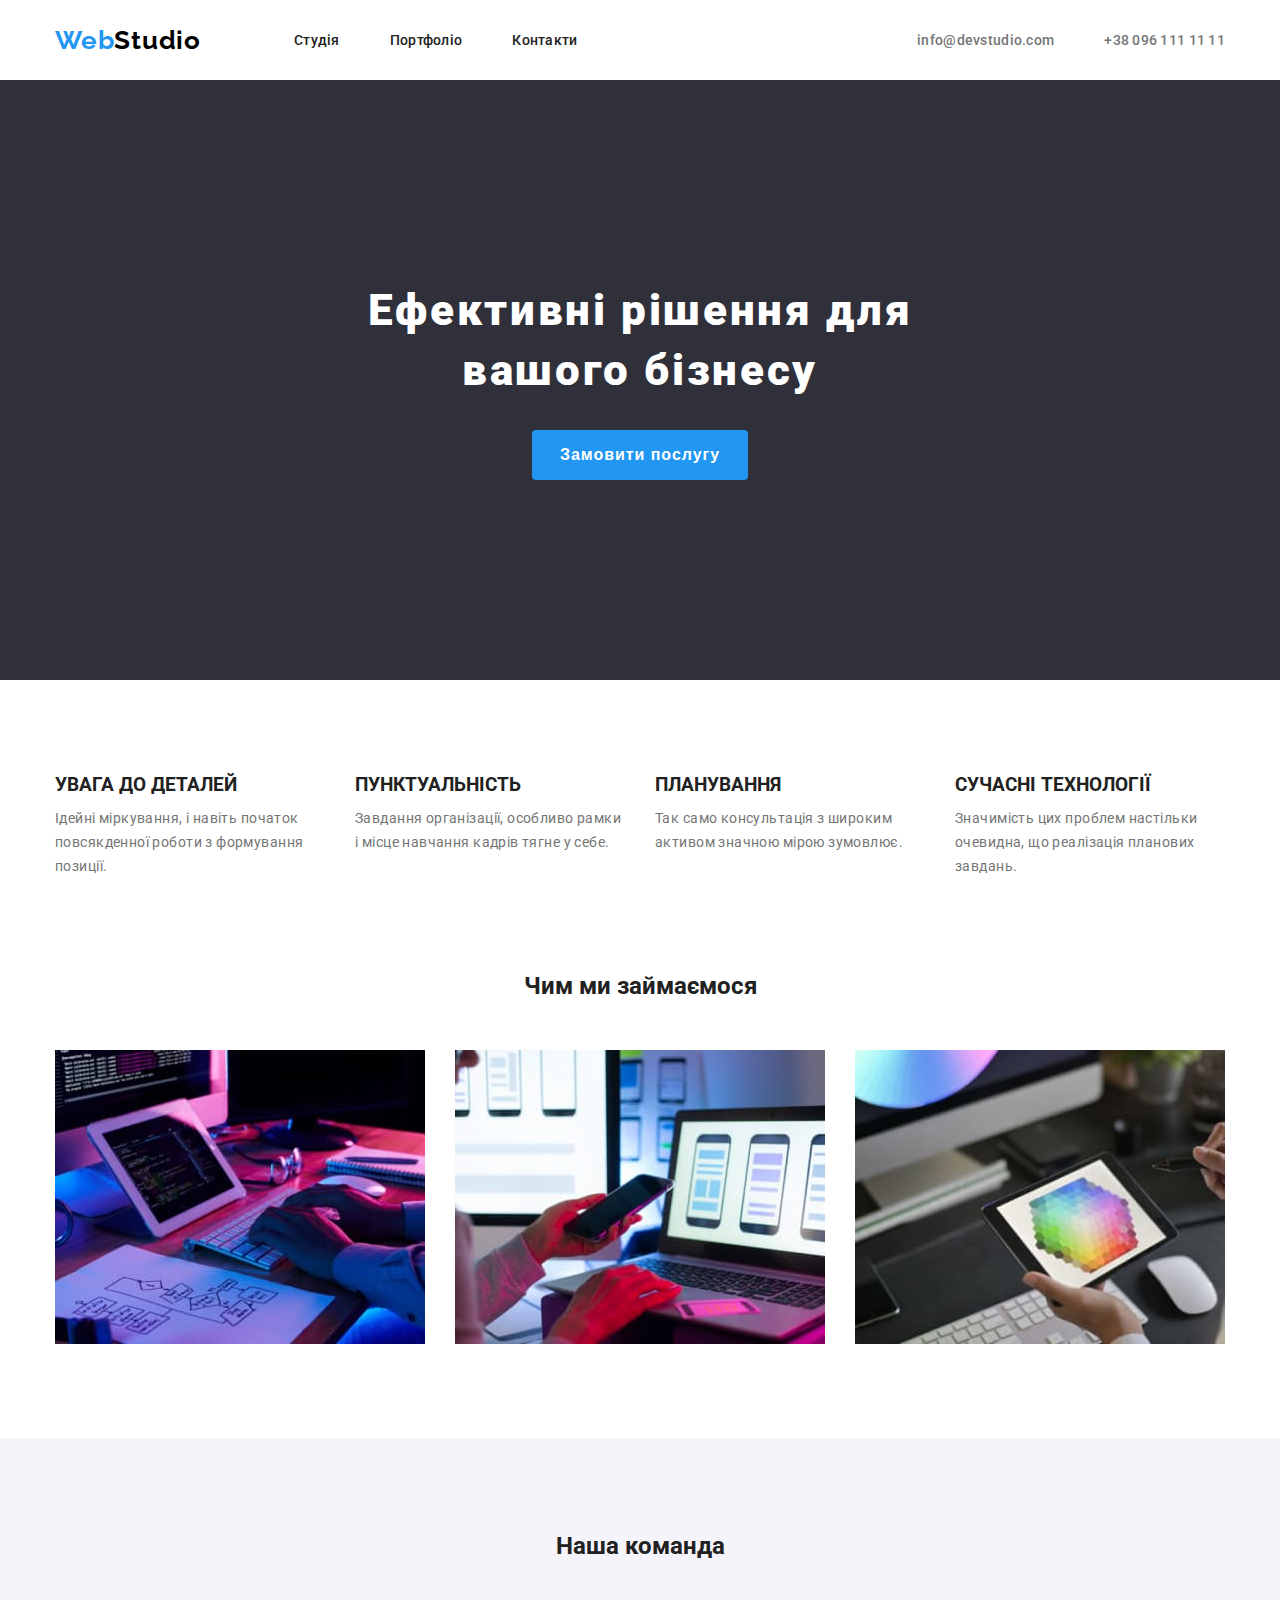
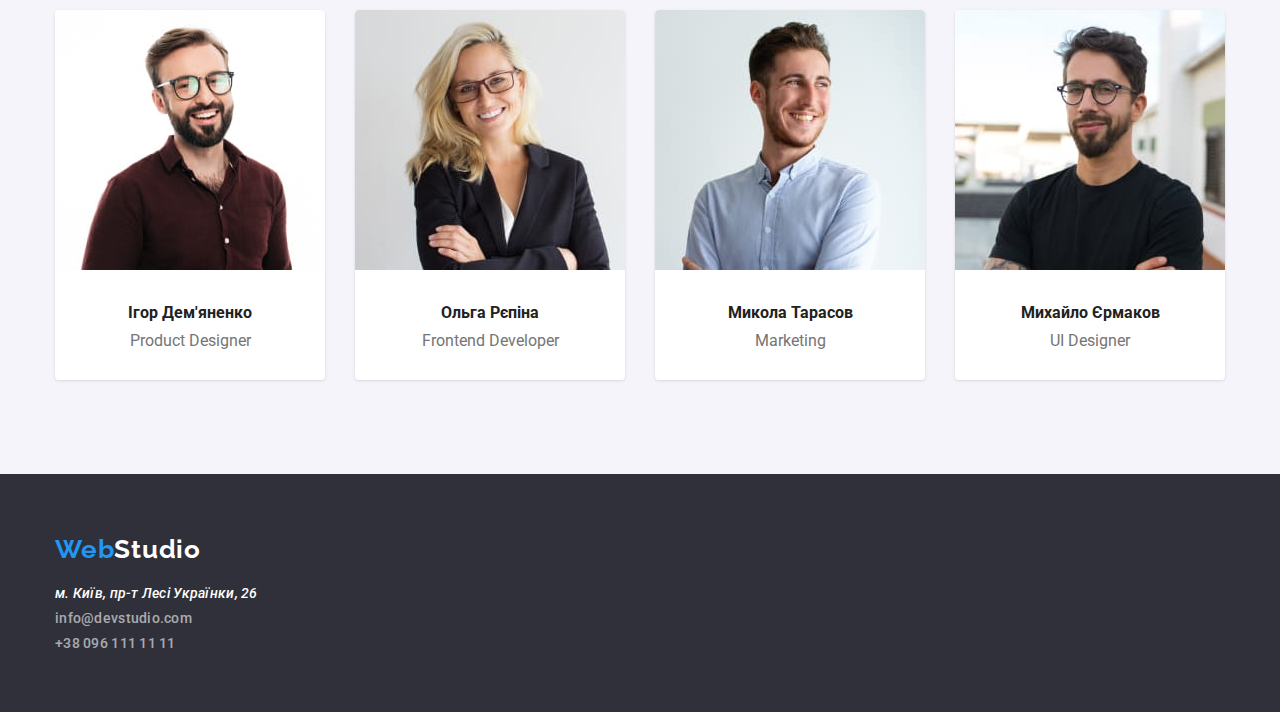
<file: index.html>
<!DOCTYPE html>
<html lang="en" class="page">
  <head>
    <meta charset="UTF-8" />
    <meta name="viewport" content="width=device-width, initial-scale=1.0" />
    <title>Homework 3</title>
    <link rel="preconnect" href="https://fonts.googleapis.com" />
    <link rel="preconnect" href="https://fonts.gstatic.com" crossorigin />
    <link
      href="https://fonts.googleapis.com/css2?family=Raleway:ital,wght@0,100..900;1,100..900&family=Roboto:ital,wght@0,100;0,300;0,400;0,500;0,700;0,900;1,100;1,300;1,400;1,500;1,700;1,900&display=swap"
      rel="stylesheet"
    />
    <link rel="stylesheet" href="./css/style.css" />
  </head>
  <body>
    <header class="header">
      <div class="container">
        <div class="header__content">
          <a href="./index.html" class="logo logo--header">
            <span class="logo--blue">Web</span>
            Studio
          </a>

          <div class="header__nav">
            <nav class="nav">
              <ul class="nav__list">
                <li class="nav__item">
                  <a href="./index.html" class="nav__link">Студія</a>
                </li>
                <li class="nav__item">
                  <a href="./portfolio.html" class="nav__link">Портфоліо</a>
                </li>
                <li class="nav__item">
                  <a href="#" class="nav__link">Контакти</a>
                </li>
              </ul>
            </nav>

            <div class="contacts">
              <a href="mailto:info@devstudio.com" class="contacts__link"
                >info@devstudio.com</a
              >
              <a href="tel:+380961111111" class="contacts__link"
                >+38 096 111 11 11</a
              >
            </div>
          </div>
        </div>
      </div>
    </header>
    <main class="main">
      <section class="banner">
        <h1 class="banner__title">Ефективні рішення для вашого бізнесу</h1>
        <button class="banner__button">Замовити послугу</button>
      </section>

      <section class="features">
        <div class="container">
          <ul class="features__list">
            <li class="features__item">
              <h3 class="features__title">УВАГА ДО ДЕТАЛЕЙ</h3>
              <p class="features__text">
                Ідейні міркування, і навіть початок повсякденної роботи з
                формування позиції.
              </p>
            </li>
            <li class="features__item">
              <h3 class="features__title">ПУНКТУАЛЬНІСТЬ</h3>
              <p class="features__text">
                Завдання організації, особливо рамки і місце навчання кадрів
                тягне у себе.
              </p>
            </li>
            <li class="features__item">
              <h3 class="features__title">ПЛАНУВАННЯ</h3>
              <p class="features__text">
                Так само консультація з широким активом значною мірою зумовлює.
              </p>
            </li>
            <li class="features__item">
              <h3 class="features__title">СУЧАСНІ ТЕХНОЛОГІЇ</h3>
              <p class="features__text">
                Значимість цих проблем настільки очевидна, що реалізація
                планових завдань.
              </p>
            </li>
          </ul>
        </div>
      </section>

      <section class="services">
        <div class="container">
          <h2 class="services__title">Чим ми займаємося</h2>
          <ul class="services__list">
            <li class="services__item">
              <img
                src="./images/services--photo-1.jpg"
                alt="Photo 1"
                class="services__image"
              />
            </li>
            <li class="services__item">
              <img
                src="./images/services--photo-2.jpg"
                alt="Photo 2"
                class="services__image"
              />
            </li>
            <li class="services__item">
              <img
                src="./images/services--photo-3.jpg"
                alt="Photo 3"
                class="services__image"
              />
            </li>
          </ul>
        </div>
      </section>

      <section class="team">
        <div class="container">
          <h2 class="team__title">Наша команда</h2>
          <ul class="team__list">
            <li class="team__item">
              <img
                src="./images/team--photo-1.jpg"
                alt="Photo 1"
                class="team__image"
              />
              <h3 class="team__name">Ігор Дем'яненко</h3>
              <p class="team__role">Product Designer</p>
            </li>
            <li class="team__item">
              <img
                src="./images/team--photo-2.jpg"
                alt="Photo 2"
                class="team__image"
              />
              <h3 class="team__name">Ольга Рєпіна</h3>
              <p class="team__role">Frontend Developer</p>
            </li>
            <li class="team__item">
              <img
                src="./images/team--photo-3.jpg"
                alt="Photo 3"
                class="team__image"
              />
              <h3 class="team__name">Микола Тарасов</h3>
              <p class="team__role">Marketing</p>
            </li>
            <li class="team__item">
              <img
                src="./images/team--photo-4.jpg"
                alt="Photo 4"
                class="team__image"
              />
              <h3 class="team__name">Михайло Єрмаков</h3>
              <p class="team__role">UI Designer</p>
            </li>
          </ul>
        </div>
      </section>
    </main>

    <footer class="footer">
      <div class="container">
        <a href="./index.html" class="logo logo--footer">
          <span class="logo--blue">Web</span>
          <span class="logo--white">Studio</span>
        </a>
        <div class="contacts contacts--footer">
          <address class="contacts__address">
            <a
              href="https://maps.app.goo.gl/VwVTRrSiWsuDVuGh8"
              class="contacts__link contacts__link--address"
              target="_blank"
            >
              м. Київ, пр-т Лесі Українки, 26
            </a>
          </address>
          <a
            href="mailto:info@devstudio.com"
            class="contacts__link contacts__link--footer"
            >info@devstudio.com</a
          >
          <a
            href="tel:+380961111111"
            class="contacts__link contacts__link--footer"
            >+38 096 111 11 11</a
          >
        </div>
      </div>
    </footer>
  </body>
</html>
</file>
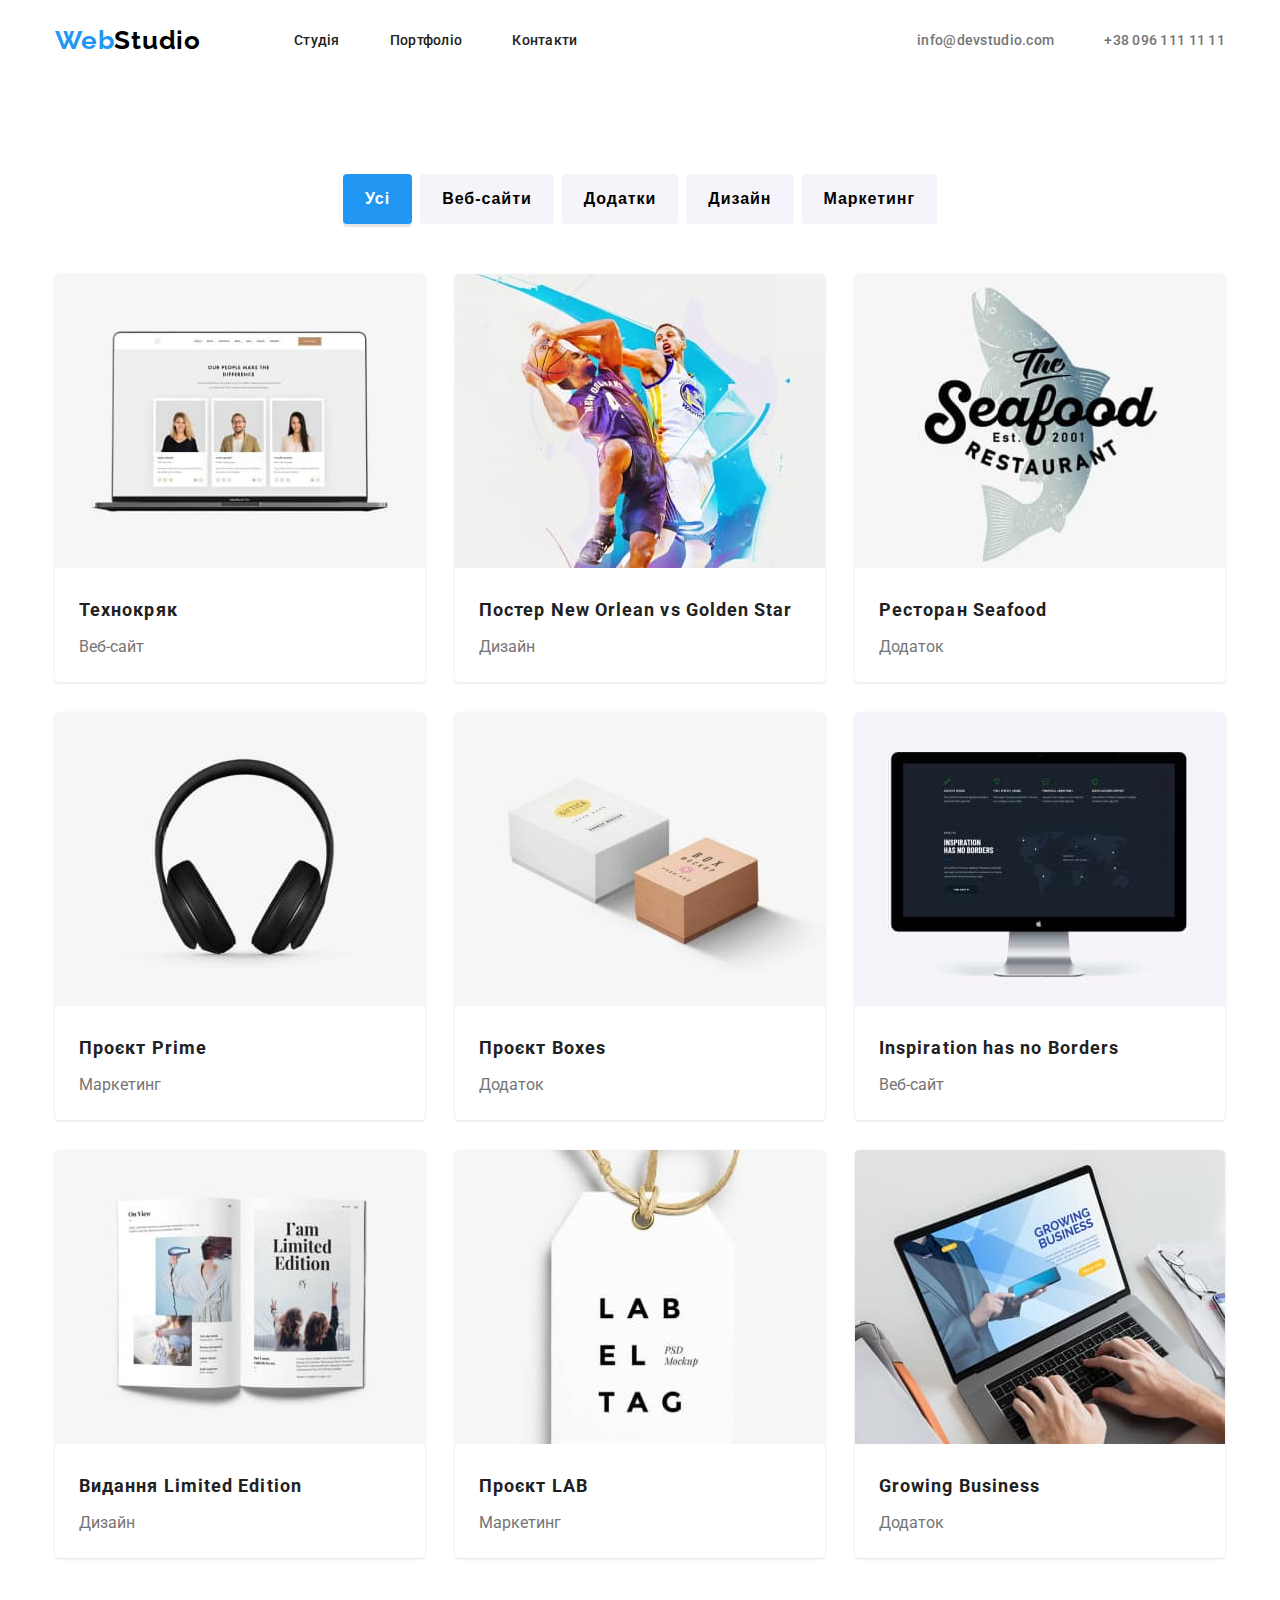
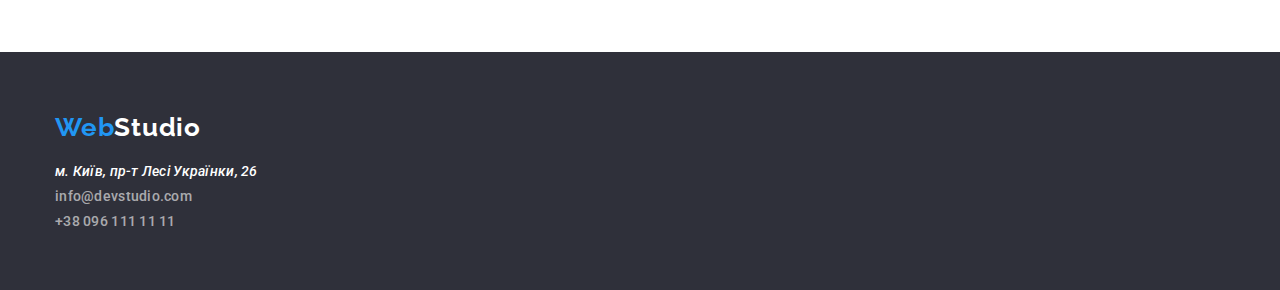
<file: portfolio.html>
<!DOCTYPE html>
<html lang="en" class="page">
  <head>
    <meta charset="UTF-8" />
    <meta name="viewport" content="width=device-width, initial-scale=1.0" />
    <title>Homework 3</title>
    <link rel="preconnect" href="https://fonts.googleapis.com" />
    <link rel="preconnect" href="https://fonts.gstatic.com" crossorigin />
    <link
      href="https://fonts.googleapis.com/css2?family=Raleway:ital,wght@0,100..900;1,100..900&family=Roboto:ital,wght@0,100;0,300;0,400;0,500;0,700;0,900;1,100;1,300;1,400;1,500;1,700;1,900&display=swap"
      rel="stylesheet"
    />
    <link rel="stylesheet" href="./css/style.css" />
  </head>
  <body>
    <header class="header">
      <div class="container">
        <div class="header__content">
          <a href="./index.html" class="logo logo--header">
            <span class="logo--blue">Web</span>
            Studio
          </a>

          <div class="header__nav">
            <nav class="nav">
              <ul class="nav__list">
                <li class="nav__item">
                  <a href="./index.html" class="nav__link">Студія</a>
                </li>
                <li class="nav__item">
                  <a href="./portfolio.html" class="nav__link">Портфоліо</a>
                </li>
                <li class="nav__item">
                  <a href="#" class="nav__link">Контакти</a>
                </li>
              </ul>
            </nav>

            <div class="contacts">
              <a href="mailto:info@devstudio.com" class="contacts__link"
                >info@devstudio.com</a
              >
              <a href="tel:+380961111111" class="contacts__link"
                >+38 096 111 11 11</a
              >
            </div>
          </div>
        </div>
      </div>
    </header>

    <main class="main">
      <section class="portfolio">
        <div class="container">
          <div class="portfolio__filters">
            <button
              type="button"
              class="portfolio__filter portfolio__filter--active"
            >
              Усі
            </button>
            <button type="button" class="portfolio__filter">Веб-сайти</button>
            <button type="button" class="portfolio__filter">Додатки</button>
            <button type="button" class="portfolio__filter">Дизайн</button>
            <button type="button" class="portfolio__filter">Маркетинг</button>
          </div>

          <ul class="portfolio__projects">
            <li class="portfolio__project project">
              <img
                src="./images/portfolio--project-1.jpg"
                alt="project photo"
                class="project__image"
              />
              <div class="project__content">
                <h3 class="project__title">Технокряк</h3>

                <p class="project__category">Веб-сайт</p>
              </div>
            </li>

            <li class="portfolio__project project">
              <img
                src="./images/portfolio--project-2.jpg"
                alt="project photo"
                class="project__image"
              />

              <div class="project__content">
                <h3 class="project__title">Постер New Orlean vs Golden Star</h3>
                <p class="project__category">Дизайн</p>
              </div>
            </li>

            <li class="portfolio__project project">
              <img
                src="./images/portfolio--project-3.jpg"
                alt="project photo"
                class="project__image"
              />

              <div class="project__content">
                <h3 class="project__title">Ресторан Seafood</h3>
                <p class="project__category">Додаток</p>
              </div>
            </li>

            <li class="portfolio__project project">
              <img
                src="./images/portfolio--project-4.jpg"
                alt="project photo"
                class="project__image"
              />

              <div class="project__content">
                <h3 class="project__title">Проєкт Prime</h3>
                <p class="project__category">Маркетинг</p>
              </div>
            </li>

            <li class="portfolio__project project">
              <img
                src="./images/portfolio--project-5.jpg"
                alt="project photo"
                class="project__image"
              />

              <div class="project__content">
                <h3 class="project__title">Проєкт Boxes</h3>
                <p class="project__category">Додаток</p>
              </div>
            </li>

            <li class="portfolio__project project">
              <img
                src="./images/portfolio--project-6.jpg"
                alt="project photo"
                class="project__image"
              />

              <div class="project__content">
                <h3 class="project__title">Inspiration has no Borders</h3>
                <p class="project__category">Веб-сайт</p>
              </div>
            </li>

            <li class="portfolio__project project">
              <img
                src="./images/portfolio--project-7.jpg"
                alt="project photo"
                class="project__image"
              />

              <div class="project__content">
                <h3 class="project__title">Видання Limited Edition</h3>
                <p class="project__category">Дизайн</p>
              </div>
            </li>

            <li class="portfolio__project project">
              <img
                src="./images/portfolio--project-8.jpg"
                alt="project photo"
                class="project__image"
              />

              <div class="project__content">
                <h3 class="project__title">Проєкт LAB</h3>
                <p class="project__category">Маркетинг</p>
              </div>
            </li>

            <li class="portfolio__project project">
              <img
                src="./images/portfolio--project-9.jpg"
                alt="project photo"
                class="project__image"
              />

              <div class="project__content">
                <h3 class="project__title">Growing Business</h3>
                <p class="project__category">Додаток</p>
              </div>
            </li>
          </ul>
        </div>
      </section>
    </main>

    <footer class="footer">
      <div class="container">
        <a href="./index.html" class="logo logo--footer">
          <span class="logo--blue">Web</span>
          <span class="logo--white">Studio</span>
        </a>
        <div class="contacts contacts--footer">
          <address class="contacts__address">
            <a
              href="https://maps.app.goo.gl/VwVTRrSiWsuDVuGh8"
              class="contacts__link contacts__link--address"
              target="_blank"
            >
              м. Київ, пр-т Лесі Українки, 26
            </a>
          </address>
          <a
            href="mailto:info@devstudio.com"
            class="contacts__link contacts__link--footer"
            >info@devstudio.com</a
          >
          <a
            href="tel:+380961111111"
            class="contacts__link contacts__link--footer"
            >+38 096 111 11 11</a
          >
        </div>
      </div>
    </footer>
  </body>
</html>
</file>
<file: css/style.css>
@import "utils/reset.css";
@import "utils/normalize.css";
@import "utils/vars.css";
@import "blocks/page.css";
@import "blocks/container.css";
@import "blocks/header.css";
@import "blocks/logo.css";
@import "blocks/nav.css";
@import "blocks/contacts.css";
@import "blocks/banner.css";
@import "blocks/features.css";
@import "blocks/services.css";
@import "blocks/team.css";
@import "blocks/footer.css";
@import "blocks/portfolio.css";
@import "blocks/project.css";
</file>
